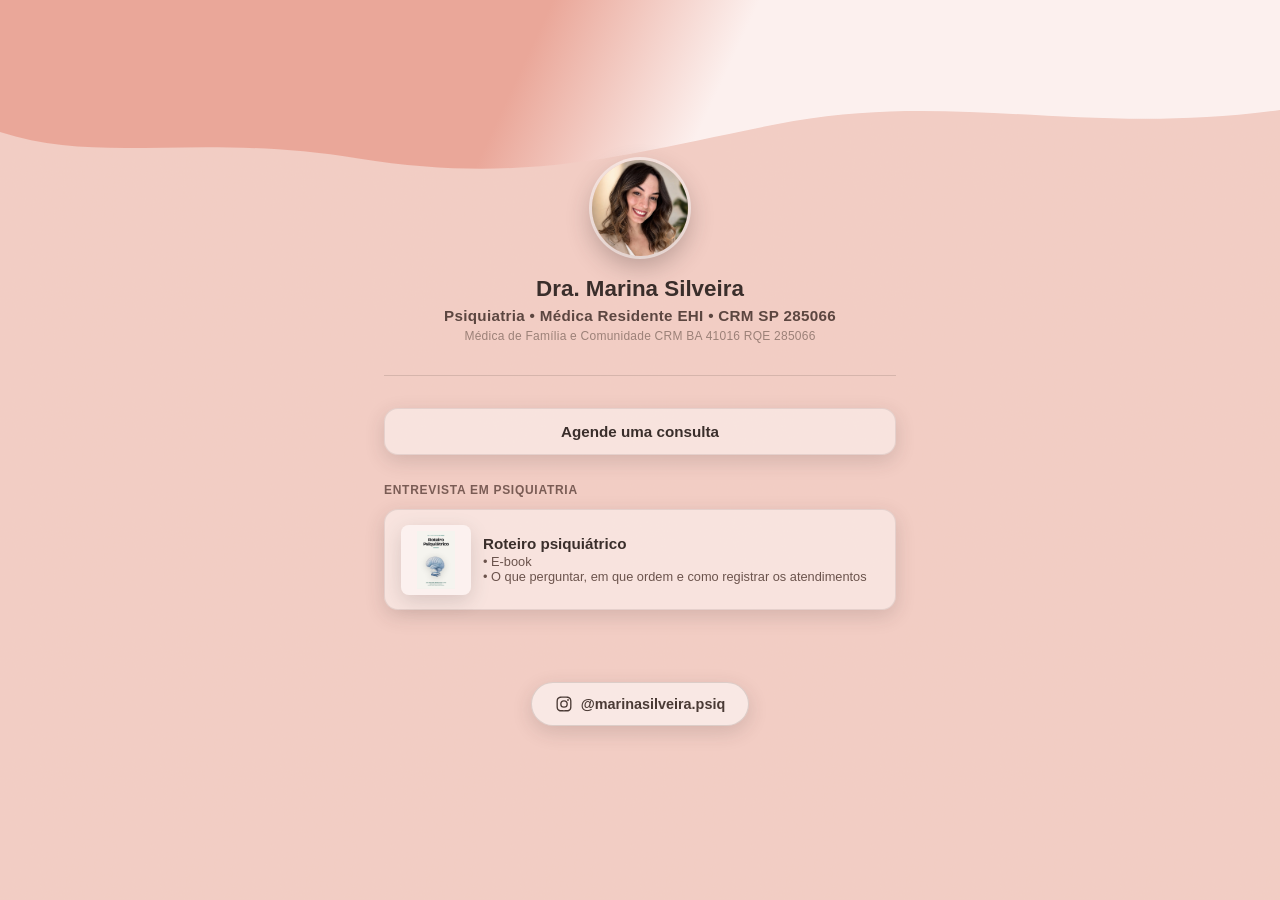
<file: index.html>
<!DOCTYPE html>
<html lang="pt-BR">
<head>
    <meta charset="UTF-8">
    <meta name="viewport" content="width=device-width, initial-scale=1.0">
    <meta name="theme-color" content="#F2CCC3">
    <meta name="description" content="Marina Araújo Silveira — Médica.">
    <link rel="stylesheet" href="https://cdnjs.cloudflare.com/ajax/libs/font-awesome/6.5.1/css/all.min.css">
    <title>Dra. Marina</title>
    <link href="marina.css" rel="stylesheet">
</head>
<body>

    <svg width="0" height="0" style="position:absolute">
        <defs>
            <clipPath id="waveClip" clipPathUnits="objectBoundingBox">
                <path d="M0,0 L1,0 L1,0.5 
                        C0.85,0.62 0.75,0.42 0.62,0.55 
                        C0.5,0.68 0.42,0.85 0.28,0.72 
                        C0.15,0.6 0.08,0.75 0,0.6 
                        L0,0 Z"/>
            </clipPath>
        </defs>
    </svg>

    <div class="hero"></div>

    <main class="container">

        <header class="perfil">
            <img class="avatar" src="storage/ma4.jpeg" alt="Foto de Marina Araújo Silveira">
            <h1 class="nome"> Dra. Marina Silveira</h1>
            <p class="credencial-primaria">Psiquiatria • Médica Residente EHI • CRM SP 285066</p>
            <p class="credencial-secundaria">Médica de Família e Comunidade CRM BA 41016 RQE 285066</p>
        </header>

        <hr class="divisor">

        <section class="secao">
            <a class="card-link card-link-centro" href="https://wa.me/5511971151121?text=Ol%C3%A1!%20Gostaria%20de%20agendar%20uma%20consulta." target="_blank" rel="noopener">
                <div class="card-texto">
                    <span class="card-titulo">Agende uma consulta</span>
                </div>
            </a>
        </section>

        <section class="secao">
            <h2 class="secao-titulo">Entrevista em psiquiatria</h2>
            <a class="card-link" href="roteiro.html">
                <img class="card-icone" src="storage/book.jpeg" alt="">
                <div class="card-texto">
                    <span class="card-titulo">Roteiro psiquiátrico</span>
                    <span class="card-descricao">• E-book<br> 
                                                 • O que perguntar, em que ordem e como registrar os atendimentos
                    </span>
                </div>
            </a>
        </section>

        <footer class="rodape">
           <a class="social" href="https://instagram.com/marinasilveira.psiq" target="_blank" rel="noopener">
            @marinasilveira.psiq
            </a>
        </footer>

    </main>

</body>
</html>
</file>
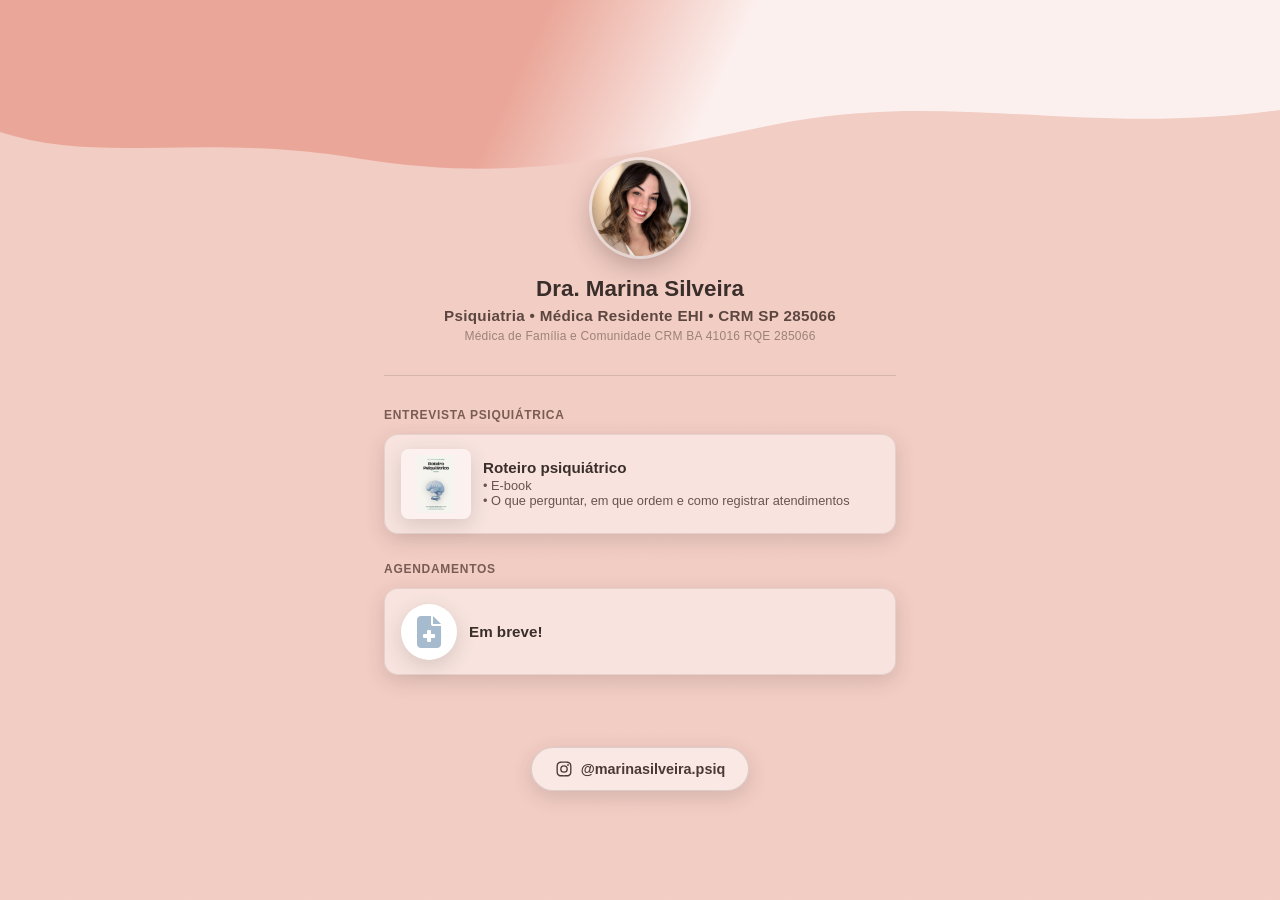
<file: marina.html>
<!DOCTYPE html>
<html lang="pt-BR">
<head>
    <meta charset="UTF-8">
    <meta name="viewport" content="width=device-width, initial-scale=1.0">
    <meta name="theme-color" content="#F2CCC3">
    <meta name="description" content="Marina Araújo Silveira — Médica.">
    <link rel="stylesheet" href="https://cdnjs.cloudflare.com/ajax/libs/font-awesome/6.5.1/css/all.min.css">
    <title>Dra. Marina</title>
    <link href="marina.css" rel="stylesheet">
</head>
<body>

    <svg width="0" height="0" style="position:absolute">
        <defs>
            <clipPath id="waveClip" clipPathUnits="objectBoundingBox">
                <path d="M0,0 L1,0 L1,0.5 
                        C0.85,0.62 0.75,0.42 0.62,0.55 
                        C0.5,0.68 0.42,0.85 0.28,0.72 
                        C0.15,0.6 0.08,0.75 0,0.6 
                        L0,0 Z"/>
            </clipPath>
        </defs>
    </svg>

    <div class="hero"></div>

    <main class="container">

        <header class="perfil">
            <img class="avatar" src="storage/ma4.jpeg" alt="Foto de Marina Araújo Silveira">
            <h1 class="nome"> Dra. Marina Silveira</h1>
            <p class="credencial-primaria">Psiquiatria • Médica Residente EHI • CRM SP 285066</p>
            <p class="credencial-secundaria">Médica de Família e Comunidade CRM BA 41016 RQE 285066</p>
        </header>

        <hr class="divisor">

        <section class="secao">
            <h2 class="secao-titulo">Entrevista psiquiátrica</h2>
            <a class="card-link" href="marina2.html">
                <img class="card-icone" src="storage/book.jpeg" alt="">
                <div class="card-texto">
                    <span class="card-titulo">Roteiro psiquiátrico</span>
                    <span class="card-descricao">• E-book<br> 
                                                 • O que perguntar, em que ordem e como registrar atendimentos
                    </span>
                </div>
            </a>
        </section>

        <section class="secao">
            <h2 class="secao-titulo">Agendamentos</h2>
            <a class="card-link" href="">
                <span class="card-icone-wrap">
                    <i class="fa-solid fa-file-medical" style="color: rgb(166, 187, 206);"></i>
                </span>
                <div class="card-texto">
                    <span class="card-titulo">Em breve!</span>
                </div>
            </a>
        </section>

        <footer class="rodape">
           <a class="social" href="https://instagram.com/marinasilveira.psiq" target="_blank" rel="noopener">
            @marinasilveira.psiq
            </a>
        </footer>

    </main>

</body>
</html>
</file>
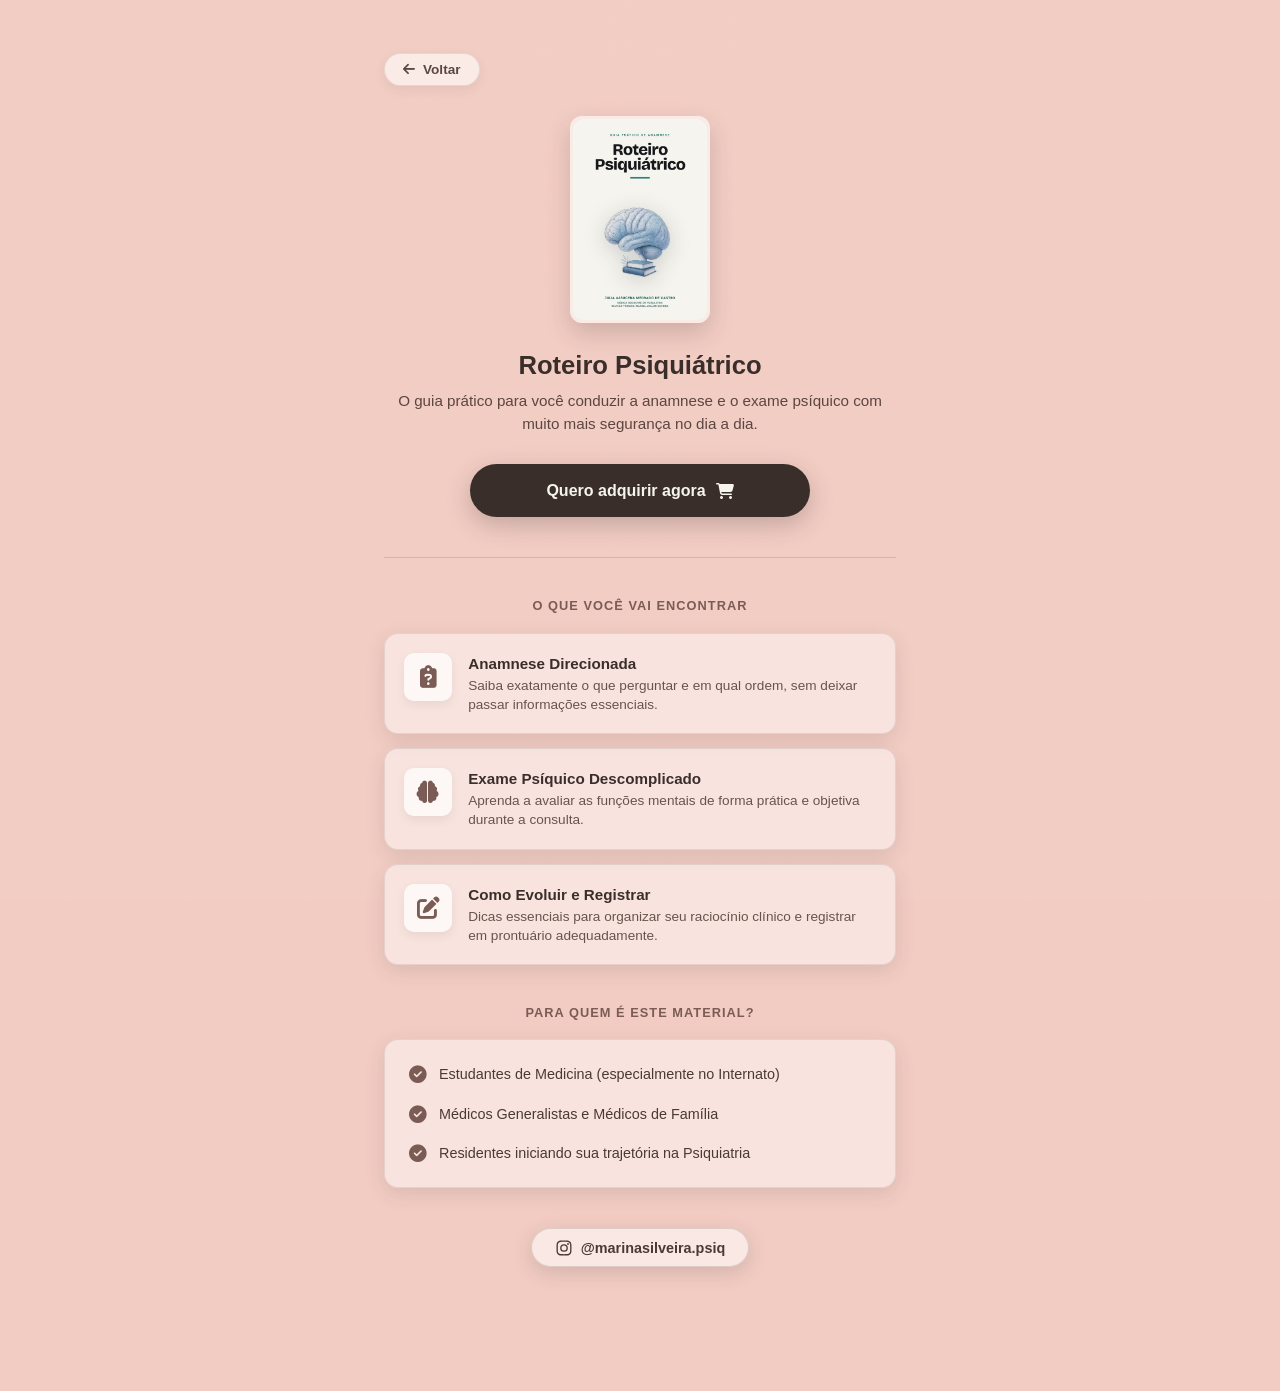
<file: marina2.html>
<!DOCTYPE html>
<html lang="pt-BR">
<head>
    <meta charset="UTF-8">
    <meta name="viewport" content="width=device-width, initial-scale=1.0">
    <meta name="theme-color" content="#F2CCC3">
    <meta name="description" content="Roteiro Psiquiátrico - Guia prático para entrevista clínica por Dra. Marina Araújo Silveira.">
    <link rel="stylesheet" href="https://cdnjs.cloudflare.com/ajax/libs/font-awesome/6.5.1/css/all.min.css">
    <title>Roteiro Psiquiátrico | Dra. Marina</title>
    <link href="marina2.css" rel="stylesheet">
</head>
<body>




    <main class="container">

        <!-- Botão Voltar -->
        <a href="index.html" class="btn-voltar">
            <i class="fa-solid fa-arrow-left"></i> Voltar
        </a>

        <!-- Apresentação do Produto -->
        <header class="produto-header">
            <img class="produto-img" src="storage/book.jpeg" alt="Capa do E-book Roteiro Psiquiátrico">
            <h1 class="produto-titulo">Roteiro Psiquiátrico</h1>
            <p class="produto-subtitulo">O guia prático para você conduzir a anamnese e o exame psíquico com muito mais segurança no dia a dia.</p>
            
            <a href="https://pay.hotmart.com/P107089074X?off=76l1yp93" target="_blank" class="btn-comprar">
                Quero adquirir agora <i class="fa-solid fa-cart-shopping"></i>
            </a>
        </header>

        <hr class="divisor">

        <!-- Benefícios / Conteúdo -->
        <section class="secao">
            <h2 class="secao-titulo">O que você vai encontrar</h2>
            <div class="topicos-grid">
                
                <div class="card-topico">
                    <div class="topico-icone-wrap">
                        <i class="fa-solid fa-clipboard-question"></i>
                    </div>
                    <div class="card-texto">
                        <span class="card-titulo">Anamnese Direcionada</span>
                        <span class="card-descricao">Saiba exatamente o que perguntar e em qual ordem, sem deixar passar informações essenciais.</span>
                    </div>
                </div>

                <div class="card-topico">
                    <div class="topico-icone-wrap">
                        <i class="fa-solid fa-brain"></i>
                    </div>
                    <div class="card-texto">
                        <span class="card-titulo">Exame Psíquico Descomplicado</span>
                        <span class="card-descricao">Aprenda a avaliar as funções mentais de forma prática e objetiva durante a consulta.</span>
                    </div>
                </div>

                <div class="card-topico">
                    <div class="topico-icone-wrap">
                        <i class="fa-solid fa-pen-to-square"></i>
                    </div>
                    <div class="card-texto">
                        <span class="card-titulo">Como Evoluir e Registrar</span>
                        <span class="card-descricao">Dicas essenciais para organizar seu raciocínio clínico e registrar em prontuário adequadamente.</span>
                    </div>
                </div>

            </div>
        </section>

        <!-- Público Alvo -->
        <section class="secao">
            <h2 class="secao-titulo">Para quem é este material?</h2>
            <ul class="lista-publico">
                <li><i class="fa-solid fa-check-circle"></i> Estudantes de Medicina (especialmente no Internato)</li>
                <li><i class="fa-solid fa-check-circle"></i> Médicos Generalistas e Médicos de Família</li>
                <li><i class="fa-solid fa-check-circle"></i> Residentes iniciando sua trajetória na Psiquiatria</li>
            </ul>
        </section>

        <footer class="rodape">
            <a class="social" href="https://instagram.com/marinasilveira.psiq" target="_blank" rel="noopener">
            @marinasilveira.psiq
            </a>
        </footer>

    </main>

</body>
</html>
</file>
<file: marina.css>
* {
    margin: 0;
    padding: 0;
    box-sizing: border-box;
}

body {
    position: relative;
    min-height: 100vh;
    background-color: #F2CCC3;
    overflow-x: hidden;
    font-family: -apple-system, BlinkMacSystemFont, "Segoe UI", Roboto, Helvetica, Arial, sans-serif;
    color: #3A2E2B;
}

/* ---------- fundo: cor sólida + gradiente radial + grain sutil ---------- */

body::before {
    content: "";
    position: fixed;
    inset: 0;

    background-color: #F2CCC3;
    background-image:
        radial-gradient(
            ellipse at 50% 0%,
            rgba(255, 255, 255, 0.06) 0%,
            rgba(255, 255, 255, 0) 60%
        ),
        url("storage/brack2.jpg");

    background-repeat: no-repeat, repeat;
    background-size: 100% 100%, 120px 120px;
    background-blend-mode: normal, overlay;

    opacity: 0.06;
    pointer-events: none;
    z-index: -1;
}

/* ---------- layout geral ---------- */

.container {
    max-width: 560px;
    margin: 0 auto;
    padding: 0 1.5rem 4rem;  /* era 3rem 1.5rem 4rem */
}

/* ---------- cabeçalho / perfil ---------- */

.hero {
    height: 220px;
    background: linear-gradient(
        115deg,
        #EAA799 0%,
        #EAA799 40%,
        #FCF0EE 55%,
        #FCF0EE 100%
    );
    clip-path: url(#waveClip);
}

.perfil {
    text-align: center;
    margin-bottom: 2rem;
}

.avatar {
    width: 96px;
    height: 96px;
    border-radius: 50%;
    object-fit: cover;
    margin-top: -60px;
    margin-bottom: 1rem;
    position: relative;
    z-index: 2;
    box-shadow:
        0 0 0 3px rgba(255, 255, 255, 0.5),
        0 10px 26px rgba(58, 46, 43, 0.32);
}
.nome {
    font-size: 1.4rem;
    font-weight: 600;
    margin-bottom: 0.3rem;
}

.credencial-primaria {
    font-size: 0.95rem;
    font-weight: 600;
    letter-spacing: 0.02em;
    color: #5C4640;
    margin-bottom: 0.3rem;
}

.credencial-secundaria {
    font-size: 0.75rem;
    font-weight: 400;
    letter-spacing: 0.02em;
    color: #9C8178;
    margin-bottom: 0.5rem;
}

.subtitulo {
    font-size: 0.95rem;
    color: #5C4640;
    margin-bottom: 1rem;
}

.bio {
    font-size: 0.9rem;
    line-height: 1.6;
    color: #4A3A35;
    max-width: 420px;
    margin: 0 auto;
}

/* ---------- divisor ---------- */

.divisor {
    border: none;
    border-top: 1px solid rgba(58, 46, 43, 0.15);
    margin: 2rem 0;
}

/* ---------- seções e cards de link ---------- */

.secao {
    margin-bottom: 1.75rem;
}

.secao-titulo {
    font-size: 0.75rem;
    font-weight: 600;
    letter-spacing: 0.06em;
    text-transform: uppercase;
    color: #7A5C55;
    margin-bottom: 0.75rem;
}

.card-link {
    display: flex;
    align-items: center;
    gap: 12px;
    background: rgba(255, 255, 255, 0.45);
    border: 1px solid rgba(58, 46, 43, 0.1);
    border-radius: 14px;
    padding: 0.9rem 1rem;
    text-decoration: none;
    color: inherit;
    box-shadow: 0 6px 20px rgba(58, 46, 43, 0.16);
    transition: background 0.15s ease, transform 0.1s ease, box-shadow 0.15s ease;
}

.card-link:hover {
    background: rgba(255, 255, 255, 0.65);
    transform: translateY(-2px);
    box-shadow: 0 10px 28px rgba(58, 46, 43, 0.24);
}

.card-icone {
    width: 70px;
    height: 70px;
    border-radius: 8px;
    object-fit: contain;
    background: rgba(255, 255, 255, 0.5);
    padding: 6px;
    flex-shrink: 0;
    box-shadow: 0 6px 20px rgba(58, 46, 43, 0.16);
    transition: background 0.15s ease, transform 0.1s ease, box-shadow 0.15s ease;
}
.card-link-centro {
    justify-content: center;
    text-align: center;
}
.card-icone-wrap {
    display: flex;
    align-items: center;
    justify-content: center;
    width: 56px;
    height: 56px;
    border-radius: 50%;
    background: white;
    flex-shrink: 0;
    box-shadow: 0 6px 20px rgba(58, 46, 43, 0.16);
}
.card-icone-wrap i {
    font-size: 2rem;
    color: #F5F4EF;
}
.card-texto {
    display: flex;
    flex-direction: column;
    gap: 2px;
}

.card-titulo {
    font-size: 0.95rem;
    font-weight: 600;
}

.card-descricao {
    font-size: 0.8rem;
    color: #6B534C;
}

/* ---------- rede social ---------- */

.social {
    display: inline-flex;
    align-items: center;
    gap: 8px;
    margin: 2rem auto 0;
    width: fit-content;

    background: rgba(255, 255, 255, 0.55);
    border: 1px solid rgba(58, 46, 43, 0.15);
    border-radius: 999px;
    padding: 0.6rem 1.4rem;

    font-size: 0.9rem;
    font-weight: 600;
    color: #4A3A35;
    text-decoration: none;

    box-shadow: 0 6px 20px rgba(58, 46, 43, 0.16);
    transition: background 0.15s ease, transform 0.1s ease, box-shadow 0.15s ease;
}

.social::before {
    content: "";
    width: 18px;
    height: 18px;
    flex-shrink: 0;
    background-color: #4A3A35;
    -webkit-mask-image: url("data:image/svg+xml,%3Csvg xmlns='http://www.w3.org/2000/svg' viewBox='0 0 24 24'%3E%3Cpath d='M12 2c-2.72 0-3.06.01-4.12.06-1.06.05-1.79.22-2.43.47-.66.26-1.22.6-1.77 1.15S2.79 4.73 2.53 5.39c-.25.64-.42 1.37-.47 2.43C2.01 8.88 2 9.22 2 11.94v.12c0 2.72.01 3.06.06 4.12.05 1.06.22 1.79.47 2.43.26.66.6 1.22 1.15 1.77s1.11.89 1.77 1.15c.64.25 1.37.42 2.43.47 1.06.05 1.4.06 4.12.06s3.06-.01 4.12-.06c1.06-.05 1.79-.22 2.43-.47.66-.26 1.22-.6 1.77-1.15s.89-1.11 1.15-1.77c.25-.64.42-1.37.47-2.43.05-1.06.06-1.4.06-4.12s-.01-3.06-.06-4.12c-.05-1.06-.22-1.79-.47-2.43a4.9 4.9 0 0 0-1.15-1.77 4.9 4.9 0 0 0-1.77-1.15c-.64-.25-1.37-.42-2.43-.47C15.06 2.01 14.72 2 12 2zm0 1.8c2.67 0 2.99.01 4.04.06.98.04 1.5.21 1.86.35.47.18.8.4 1.15.75.35.35.57.68.75 1.15.14.36.31.88.35 1.86.05 1.05.06 1.37.06 4.04s-.01 2.99-.06 4.04c-.04.98-.21 1.5-.35 1.86-.18.47-.4.8-.75 1.15-.35.35-.68.57-1.15.75-.36.14-.88.31-1.86.35-1.05.05-1.37.06-4.04.06s-2.99-.01-4.04-.06c-.98-.04-1.5-.21-1.86-.35a3.1 3.1 0 0 1-1.15-.75 3.1 3.1 0 0 1-.75-1.15c-.14-.36-.31-.88-.35-1.86-.05-1.05-.06-1.37-.06-4.04s.01-2.99.06-4.04c.04-.98.21-1.5.35-1.86.18-.47.4-.8.75-1.15.35-.35.68-.57 1.15-.75.36-.14.88-.31 1.86-.35 1.05-.05 1.37-.06 4.04-.06zm0 3.06a5.14 5.14 0 1 0 0 10.28 5.14 5.14 0 0 0 0-10.28zm0 8.48a3.34 3.34 0 1 1 0-6.68 3.34 3.34 0 0 1 0 6.68zm6.54-8.68a1.2 1.2 0 1 1-2.4 0 1.2 1.2 0 0 1 2.4 0z'/%3E%3C/svg%3E");
    mask-image: url("data:image/svg+xml,%3Csvg xmlns='http://www.w3.org/2000/svg' viewBox='0 0 24 24'%3E%3Cpath d='M12 2c-2.72 0-3.06.01-4.12.06-1.06.05-1.79.22-2.43.47-.66.26-1.22.6-1.77 1.15S2.79 4.73 2.53 5.39c-.25.64-.42 1.37-.47 2.43C2.01 8.88 2 9.22 2 11.94v.12c0 2.72.01 3.06.06 4.12.05 1.06.22 1.79.47 2.43.26.66.6 1.22 1.15 1.77s1.11.89 1.77 1.15c.64.25 1.37.42 2.43.47 1.06.05 1.4.06 4.12.06s3.06-.01 4.12-.06c1.06-.05 1.79-.22 2.43-.47.66-.26 1.22-.6 1.77-1.15s.89-1.11 1.15-1.77c.25-.64.42-1.37.47-2.43.05-1.06.06-1.4.06-4.12s-.01-3.06-.06-4.12c-.05-1.06-.22-1.79-.47-2.43a4.9 4.9 0 0 0-1.15-1.77 4.9 4.9 0 0 0-1.77-1.15c-.64-.25-1.37-.42-2.43-.47C15.06 2.01 14.72 2 12 2zm0 1.8c2.67 0 2.99.01 4.04.06.98.04 1.5.21 1.86.35.47.18.8.4 1.15.75.35.35.57.68.75 1.15.14.36.31.88.35 1.86.05 1.05.06 1.37.06 4.04s-.01 2.99-.06 4.04c-.04.98-.21 1.5-.35 1.86-.18.47-.4.8-.75 1.15-.35.35-.68.57-1.15.75-.36.14-.88.31-1.86.35-1.05.05-1.37.06-4.04.06s-2.99-.01-4.04-.06c-.98-.04-1.5-.21-1.86-.35a3.1 3.1 0 0 1-1.15-.75 3.1 3.1 0 0 1-.75-1.15c-.14-.36-.31-.88-.35-1.86-.05-1.05-.06-1.37-.06-4.04s.01-2.99.06-4.04c.04-.98.21-1.5.35-1.86.18-.47.4-.8.75-1.15.35-.35.68-.57 1.15-.75.36-.14.88-.31 1.86-.35 1.05-.05 1.37-.06 4.04-.06zm0 3.06a5.14 5.14 0 1 0 0 10.28 5.14 5.14 0 0 0 0-10.28zm0 8.48a3.34 3.34 0 1 1 0-6.68 3.34 3.34 0 0 1 0 6.68zm6.54-8.68a1.2 1.2 0 1 1-2.4 0 1.2 1.2 0 0 1 2.4 0z'/%3E%3C/svg%3E");
    mask-size: contain;
    -webkit-mask-size: contain;
    mask-repeat: no-repeat;
    -webkit-mask-repeat: no-repeat;
}

.social:hover {
    background: rgba(255, 255, 255, 0.8);
    transform: translateY(-1px);
    box-shadow: 0 10px 28px rgba(58, 46, 43, 0.24);
}

/* ---------- rodapé ---------- */

.rodape {
    text-align: center;
    font-size: 0.75rem;
    line-height: 1.6;
    color: #7A5C55;
    margin-top: 2.5rem;
}

.rodape-nome {
    font-weight: 600;
    margin-bottom: 0.4rem;
    color: #5C4640;
}

.rodape-aviso {
    max-width: 400px;
    margin: 0 auto 1rem;
}

.rodape-links a {
    color: #7A5C55;
    text-decoration: none;
}

.rodape-links a:hover {
    text-decoration: underline;
}
</file>
<file: marina2.css>
/* ---------- RESET BÁSICO ---------- */
* {
    margin: 0;
    padding: 0;
    box-sizing: border-box;
}

body {
    position: relative;
    min-height: 100vh;
    background-color: #F2CCC3;
    overflow-x: hidden;
    font-family: -apple-system, BlinkMacSystemFont, "Segoe UI", Roboto, Helvetica, Arial, sans-serif;
    color: #3A2E2B;
}

/* ---------- FUNDO COM RUÍDO (Igual à home) ---------- */
body::before {
    content: "";
    position: fixed;
    inset: 0;
    background-color: #F2CCC3;
    background-image:
        radial-gradient(
            ellipse at 50% 0%,
            rgba(255, 255, 255, 0.06) 0%,
            rgba(255, 255, 255, 0) 60%
        ),
        url("storage/brack2.jpg");
    background-repeat: no-repeat, repeat;
    background-size: 100% 100%, 120px 120px;
    background-blend-mode: normal, overlay;
    opacity: 0.06;
    pointer-events: none;
    z-index: -1;
}

/* ---------- LAYOUT GERAL ---------- */
.container {
    max-width: 560px;
    margin: 60px auto;
    padding: 0 1.5rem 4rem; 
}

.hero {
    height: 220px;
    background: linear-gradient(
        115deg,
        #EAA799 0%,
        #EAA799 40%,
        #FCF0EE 55%,
        #FCF0EE 100%
    );
    clip-path: url(#waveClip);
}

/* ---------- BOTÃO VOLTAR ---------- */
.btn-voltar {
    display: inline-flex;
    align-items: center;
    gap: 8px;
    text-decoration: none;
    color: #5C4640;
    font-size: 0.85rem;
    font-weight: 600;
    margin-top: -90px;
    margin-bottom: 30px;
    position: relative;
    z-index: 2;
    background: rgba(255, 255, 255, 0.6);
    padding: 8px 18px;
    border-radius: 999px;
    border: 1px solid rgba(58, 46, 43, 0.1);
    box-shadow: 0 4px 12px rgba(58, 46, 43, 0.08);
    transition: all 0.15s ease;
}

.btn-voltar:hover {
    background: rgba(255, 255, 255, 0.9);
    transform: translateX(-3px);
    box-shadow: 0 6px 16px rgba(58, 46, 43, 0.15);
}

/* ---------- HEADER DO PRODUTO ---------- */
.produto-header {
    text-align: center;
    margin-bottom: 2rem;
}

.produto-img {
    width: 140px;
    height: auto;
    border-radius: 12px;
    object-fit: cover;
    margin-bottom: 1.5rem;
    box-shadow: 0 10px 25px rgba(58, 46, 43, 0.2);
    border: 3px solid rgba(255, 255, 255, 0.6);
}

.produto-titulo {
    font-size: 1.6rem;
    font-weight: 700;
    margin-bottom: 0.6rem;
    color: #3A2E2B;
}

.produto-subtitulo {
    font-size: 0.95rem;
    line-height: 1.5;
    color: #5C4640;
    margin-bottom: 1.8rem;
}

/* ---------- BOTÃO DE COMPRA ---------- */
.btn-comprar {
    display: inline-flex;
    align-items: center;
    justify-content: center;
    gap: 10px;
    background: #3A2E2B;
    color: #F5F4EF;
    text-decoration: none;
    font-size: 1rem;
    font-weight: 600;
    padding: 1.1rem 2rem;
    border-radius: 999px;
    box-shadow: 0 8px 24px rgba(58, 46, 43, 0.25);
    transition: transform 0.15s ease, box-shadow 0.15s ease, background 0.15s ease;
    width: 100%;
    max-width: 340px;
    margin: 0 auto;
}

.btn-comprar:hover {
    background: #281F1D;
    transform: translateY(-2px);
    box-shadow: 0 12px 28px rgba(58, 46, 43, 0.35);
}

/* ---------- DIVISOR & SEÇÕES ---------- */
.divisor {
    border: none;
    border-top: 1px solid rgba(58, 46, 43, 0.15);
    margin: 2.5rem 0;
}

.secao {
    margin-bottom: 2.5rem;
}

.secao-titulo {
    font-size: 0.8rem;
    font-weight: 700;
    letter-spacing: 0.08em;
    text-transform: uppercase;
    color: #7A5C55;
    margin-bottom: 1.2rem;
    text-align: center;
}

/* ---------- CARDS DE BENEFÍCIOS ---------- */
.topicos-grid {
    display: flex;
    flex-direction: column;
    gap: 14px;
}

.card-topico {
    display: flex;
    align-items: flex-start;
    gap: 16px;
    background: rgba(255, 255, 255, 0.45);
    border: 1px solid rgba(58, 46, 43, 0.1);
    border-radius: 14px;
    padding: 1.2rem;
    box-shadow: 0 6px 20px rgba(58, 46, 43, 0.12);
}

.topico-icone-wrap {
    display: flex;
    align-items: center;
    justify-content: center;
    width: 48px;
    height: 48px;
    border-radius: 10px;
    background: rgba(255, 255, 255, 0.7);
    flex-shrink: 0;
    color: #7A5C55;
    font-size: 1.4rem;
    box-shadow: 0 4px 10px rgba(58, 46, 43, 0.08);
}

.card-texto {
    display: flex;
    flex-direction: column;
    gap: 4px;
    margin-top: 2px;
}

.card-titulo {
    font-size: 0.95rem;
    font-weight: 700;
    color: #3A2E2B;
}

.card-descricao {
    font-size: 0.85rem;
    color: #6B534C;
    line-height: 1.4;
}

/* ---------- LISTA DE PÚBLICO ALVO ---------- */
.lista-publico {
    list-style: none;
    background: rgba(255, 255, 255, 0.45);
    border: 1px solid rgba(58, 46, 43, 0.1);
    border-radius: 14px;
    padding: 1.5rem;
    box-shadow: 0 6px 20px rgba(58, 46, 43, 0.12);
}

.lista-publico li {
    display: flex;
    align-items: flex-start;
    gap: 12px;
    font-size: 0.9rem;
    color: #4A3A35;
    margin-bottom: 1.2rem;
    font-weight: 500;
    line-height: 1.4;
}

.lista-publico li:last-child {
    margin-bottom: 0;
}

.lista-publico i {
    color: #7A5C55;
    font-size: 1.1rem;
    margin-top: 2px;
}

/* ---------- REDE SOCIAL (Igual à home) ---------- */
.rodape {
    text-align: center;
    margin-top: 2rem;
}

.social {
    display: inline-flex;
    align-items: center;
    gap: 8px;
    margin: 0 auto;
    width: fit-content;
    background: rgba(255, 255, 255, 0.55);
    border: 1px solid rgba(58, 46, 43, 0.15);
    border-radius: 999px;
    padding: 0.6rem 1.4rem;
    font-size: 0.9rem;
    font-weight: 600;
    color: #4A3A35;
    text-decoration: none;
    box-shadow: 0 6px 20px rgba(58, 46, 43, 0.16);
    transition: background 0.15s ease, transform 0.1s ease, box-shadow 0.15s ease;
}

.social::before {
    content: "";
    width: 18px;
    height: 18px;
    flex-shrink: 0;
    background-color: #4A3A35;
    -webkit-mask-image: url("data:image/svg+xml,%3Csvg xmlns='http://www.w3.org/2000/svg' viewBox='0 0 24 24'%3E%3Cpath d='M12 2c-2.72 0-3.06.01-4.12.06-1.06.05-1.79.22-2.43.47-.66.26-1.22.6-1.77 1.15S2.79 4.73 2.53 5.39c-.25.64-.42 1.37-.47 2.43C2.01 8.88 2 9.22 2 11.94v.12c0 2.72.01 3.06.06 4.12.05 1.06.22 1.79.47 2.43.26.66.6 1.22 1.15 1.77s1.11.89 1.77 1.15c.64.25 1.37.42 2.43.47 1.06.05 1.4.06 4.12.06s3.06-.01 4.12-.06c1.06-.05 1.79-.22 2.43-.47.66-.26 1.22-.6 1.77-1.15s.89-1.11 1.15-1.77c.25-.64.42-1.37.47-2.43.05-1.06.06-1.4.06-4.12s-.01-3.06-.06-4.12c-.05-1.06-.22-1.79-.47-2.43a4.9 4.9 0 0 0-1.15-1.77 4.9 4.9 0 0 0-1.77-1.15c-.64-.25-1.37-.42-2.43-.47C15.06 2.01 14.72 2 12 2zm0 1.8c2.67 0 2.99.01 4.04.06.98.04 1.5.21 1.86.35.47.18.8.4 1.15.75.35.35.57.68.75 1.15.14.36.31.88.35 1.86.05 1.05.06 1.37.06 4.04s-.01 2.99-.06 4.04c-.04.98-.21 1.5-.35 1.86-.18.47-.4.8-.75 1.15-.35.35-.68.57-1.15.75-.36.14-.88.31-1.86.35-1.05.05-1.37.06-4.04.06s-2.99-.01-4.04-.06c-.98-.04-1.5-.21-1.86-.35a3.1 3.1 0 0 1-1.15-.75 3.1 3.1 0 0 1-.75-1.15c-.14-.36-.31-.88-.35-1.86-.05-1.05-.06-1.37-.06-4.04s.01-2.99.06-4.04c.04-.98.21-1.5.35-1.86.18-.47.4-.8.75-1.15.35-.35.68-.57 1.15-.75.36-.14.88-.31 1.86-.35 1.05-.05 1.37-.06 4.04-.06zm0 3.06a5.14 5.14 0 1 0 0 10.28 5.14 5.14 0 0 0 0-10.28zm0 8.48a3.34 3.34 0 1 1 0-6.68 3.34 3.34 0 0 1 0 6.68zm6.54-8.68a1.2 1.2 0 1 1-2.4 0 1.2 1.2 0 0 1 2.4 0z'/%3E%3C/svg%3E");
    mask-image: url("data:image/svg+xml,%3Csvg xmlns='http://www.w3.org/2000/svg' viewBox='0 0 24 24'%3E%3Cpath d='M12 2c-2.72 0-3.06.01-4.12.06-1.06.05-1.79.22-2.43.47-.66.26-1.22.6-1.77 1.15S2.79 4.73 2.53 5.39c-.25.64-.42 1.37-.47 2.43C2.01 8.88 2 9.22 2 11.94v.12c0 2.72.01 3.06.06 4.12.05 1.06.22 1.79.47 2.43.26.66.6 1.22 1.15 1.77s1.11.89 1.77 1.15c.64.25 1.37.42 2.43.47 1.06.05 1.4.06 4.12.06s3.06-.01 4.12-.06c1.06-.05 1.79-.22 2.43-.47.66-.26 1.22-.6 1.77-1.15s.89-1.11 1.15-1.77c.25-.64.42-1.37.47-2.43.05-1.06.06-1.4.06-4.12s-.01-3.06-.06-4.12c-.05-1.06-.22-1.79-.47-2.43a4.9 4.9 0 0 0-1.15-1.77 4.9 4.9 0 0 0-1.77-1.15c-.64-.25-1.37-.42-2.43-.47C15.06 2.01 14.72 2 12 2zm0 1.8c2.67 0 2.99.01 4.04.06.98.04 1.5.21 1.86.35.47.18.8.4 1.15.75.35.35.57.68.75 1.15.14.36.31.88.35 1.86.05 1.05.06 1.37.06 4.04s-.01 2.99-.06 4.04c-.04.98-.21 1.5-.35 1.86-.18.47-.4.8-.75 1.15-.35.35-.68.57-1.15.75-.36.14-.88.31-1.86.35-1.05.05-1.37.06-4.04.06s-2.99-.01-4.04-.06c-.98-.04-1.5-.21-1.86-.35a3.1 3.1 0 0 1-1.15-.75 3.1 3.1 0 0 1-.75-1.15c-.14-.36-.31-.88-.35-1.86-.05-1.05-.06-1.37-.06-4.04s.01-2.99.06-4.04c.04-.98.21-1.5.35-1.86.18-.47.4-.8.75-1.15.35-.35.68-.57 1.15-.75.36-.14.88-.31 1.86-.35 1.05-.05 1.37-.06 4.04-.06zm0 3.06a5.14 5.14 0 1 0 0 10.28 5.14 5.14 0 0 0 0-10.28zm0 8.48a3.34 3.34 0 1 1 0-6.68 3.34 3.34 0 0 1 0 6.68zm6.54-8.68a1.2 1.2 0 1 1-2.4 0 1.2 1.2 0 0 1 2.4 0z'/%3E%3C/svg%3E");
    mask-size: contain;
    -webkit-mask-size: contain;
    mask-repeat: no-repeat;
    -webkit-mask-repeat: no-repeat;
}

.social:hover {
    background: rgba(255, 255, 255, 0.8);
    transform: translateY(-1px);
    box-shadow: 0 10px 28px rgba(58, 46, 43, 0.24);
}
</file>
